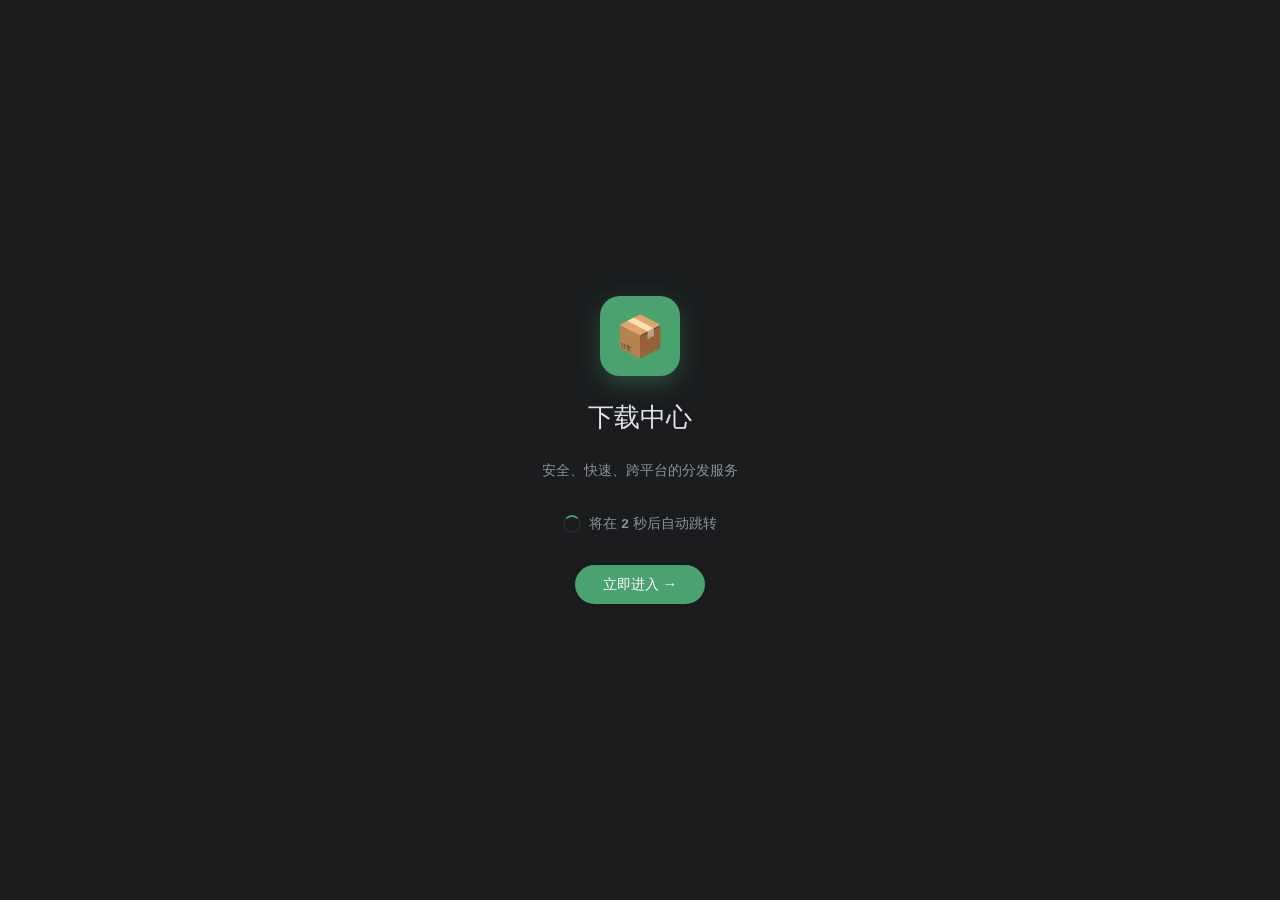
<file: index.html>
<!DOCTYPE html>
<html lang="zh-CN">
<head>
    <meta charset="UTF-8">
    <meta name="viewport" content="width=device-width, initial-scale=1.0">
    <title>下载中心</title>
    <style>
        :root {
            --primary: #4AA26F;
            --on-primary: #ffffff;
            --surface: #1a1c1e;
            --on-surface: #e3e2e6;
            --surface-container: #26282c;
        }

        * { margin: 0; padding: 0; box-sizing: border-box; }

        body {
            font-family: 'Roboto', 'Noto Sans SC', sans-serif;
            display: flex;
            justify-content: center;
            align-items: center;
            height: 100vh;
            margin: 0;
            background: var(--surface);
            color: var(--on-surface);
        }

        .splash {
            text-align: center;
            display: flex;
            flex-direction: column;
            align-items: center;
            gap: 24px;
            animation: fadeIn 0.6s ease;
        }

        @keyframes fadeIn {
            from { opacity: 0; transform: translateY(12px); }
            to   { opacity: 1; transform: translateY(0); }
        }

        .splash__icon {
            width: 80px;
            height: 80px;
            border-radius: 20px;
            background: var(--primary);
            display: flex;
            align-items: center;
            justify-content: center;
            font-size: 40px;
            box-shadow: 0 8px 24px rgba(74, 162, 111, 0.35);
        }

        .splash__title {
            font-size: 1.6rem;
            font-weight: 500;
            color: var(--on-surface);
        }

        .splash__sub {
            font-size: 0.9rem;
            color: #8e9099;
            max-width: 360px;
            line-height: 1.6;
        }

        .splash__countdown {
            display: flex;
            align-items: center;
            gap: 8px;
            font-size: 0.85rem;
            color: #8e9099;
            margin-top: 8px;
        }

        .splash__spinner {
            width: 18px;
            height: 18px;
            border: 2px solid var(--surface-container);
            border-top-color: var(--primary);
            border-radius: 50%;
            animation: spin 0.7s linear infinite;
        }

        @keyframes spin {
            to { transform: rotate(360deg); }
        }

        .splash__link {
            display: inline-block;
            margin-top: 8px;
            padding: 10px 28px;
            border-radius: 24px;
            background: var(--primary);
            color: var(--on-primary);
            font-size: 0.9rem;
            font-weight: 500;
            text-decoration: none;
            transition: filter 0.2s ease, box-shadow 0.2s ease;
        }

        .splash__link:hover {
            filter: brightness(1.1);
            box-shadow: 0 4px 16px rgba(74, 162, 111, 0.4);
        }
    </style>
</head>
<body>
    <div class="splash">
        <div class="splash__icon">📦</div>
        <div class="splash__title">下载中心</div>
        <div class="splash__sub">安全、快速、跨平台的分发服务</div>
        <div class="splash__countdown" id="countdown">
            <div class="splash__spinner"></div>
            <span>将在 <strong id="countdown-num">3</strong> 秒后自动跳转</span>
        </div>
        <a class="splash__link" href="page/index.html">立即进入 →</a>
    </div>

    <script>
        (function () {
            var el = document.getElementById('countdown-num');
            var seconds = 3;
            var timer = setInterval(function () {
                seconds--;
                if (seconds <= 0) {
                    clearInterval(timer);
                    window.location.href = 'page/index.html';
                } else {
                    el.textContent = seconds;
                }
            }, 1000);
        })();
    </script>
</body>
</html>
</file>
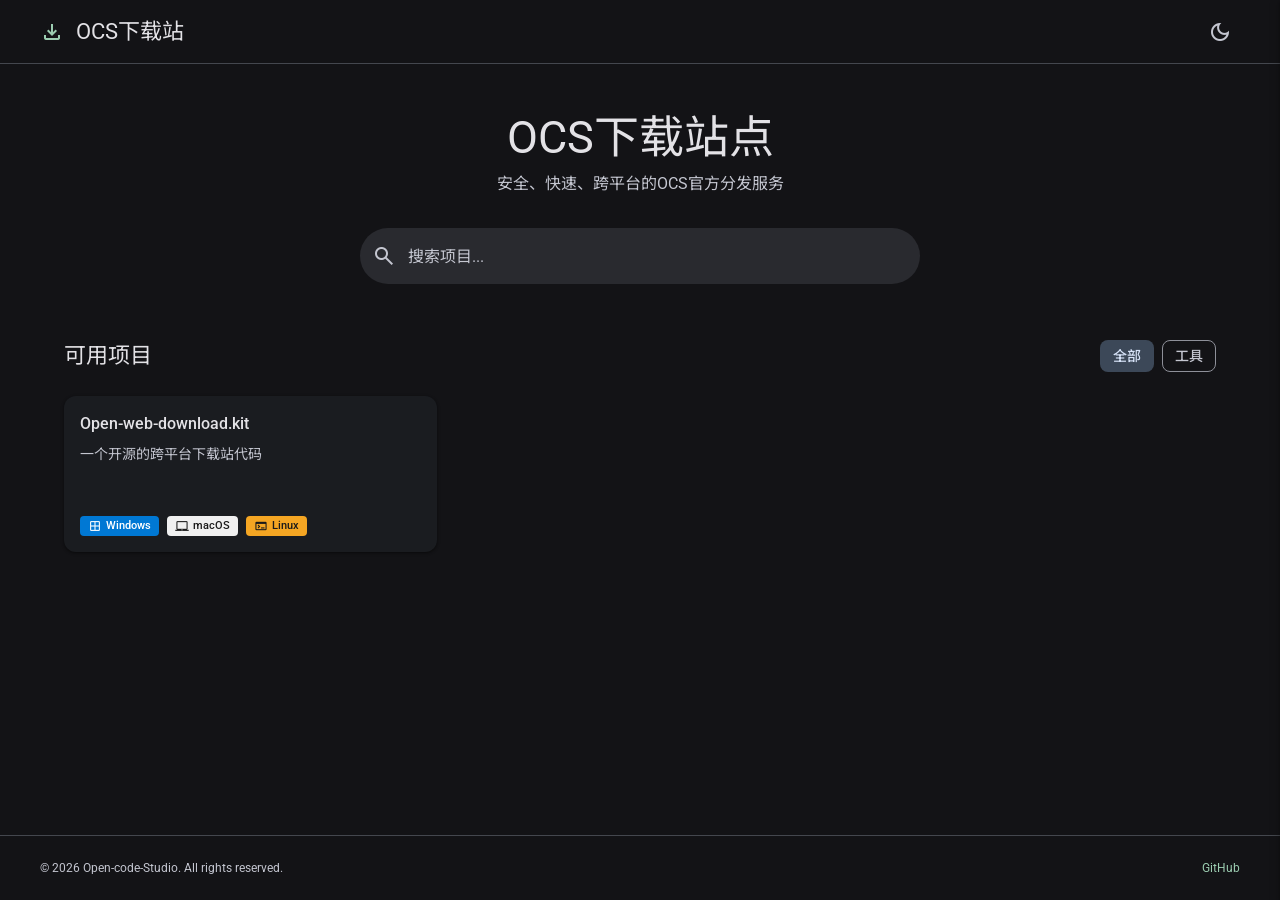
<file: page/index.html>
<!DOCTYPE html>
<html lang="zh-CN" data-theme="dark">
<head>
    <meta charset="UTF-8">
    <meta name="viewport" content="width=device-width, initial-scale=1.0">
    <title>OCS Downloads</title>
    <link rel="stylesheet" href="css/md3.css">
    <link rel="stylesheet" href="css/main.css">
    <link href="https://fonts.googleapis.com/css2?family=Roboto:wght@300;400;500;700&family=Noto+Sans+SC:wght@300;400;500;700&display=swap" rel="stylesheet">
    <link href="https://fonts.googleapis.com/css2?family=Material+Symbols+Outlined:opsz,wght,FILL,GRAD@24,400,0,0" rel="stylesheet">
    <link rel="icon" href="data:image/svg+xml,<svg xmlns='http://www.w3.org/2000/svg' viewBox='0 0 100 100'><text y='.9em' font-size='90'>📦</text></svg>">
</head>
<body>
    <!-- 顶部应用栏 -->
    <header class="md3-top-app-bar">
        <div class="md3-top-app-bar__row">
            <div class="md3-top-app-bar__leading">
                <span class="material-symbols-outlined md3-logo">download</span>
                <h1 class="md3-top-app-bar__title" id="site-name">OCS Downloads</h1>
            </div>
            <div class="md3-top-app-bar__trailing">
                <button class="md3-icon-button" id="theme-toggle" aria-label="切换主题">
                    <span class="material-symbols-outlined">dark_mode</span>
                </button>
            </div>
        </div>
    </header>

    <!-- 主内容 -->
    <main class="md3-main">
        <!-- Hero 区域 -->
        <section class="md3-hero">
            <div class="md3-hero__content">
                <h2 class="md3-display-medium" id="site-desc">OCS 下载中心</h2>
                <p class="md3-body-large md3-on-surface-variant">
                    安全、快速、跨平台的OCS官方分发服务
                </p>
            </div>
            <!-- 搜索栏 -->
            <div class="md3-search">
                <span class="material-symbols-outlined md3-search__icon">search</span>
                <input type="text" class="md3-search__input" placeholder="搜索项目..." id="search-input">
            </div>
        </section>

        <!-- 项目列表 -->
        <section class="md3-section" id="projects-section">
            <div class="md3-section__header">
                <h3 class="md3-title-large">可用项目</h3>
                <div class="md3-filter-chips" id="category-filters">
                    <button class="md3-filter-chip md3-filter-chip--selected" data-category="all">全部</button>
                </div>
            </div>
            <div class="md3-card-grid" id="project-cards">
                <!-- 由 JS 动态渲染 -->
            </div>
        </section>

        <!-- 详情面板（侧边栏式） -->
        <aside class="md3-detail-panel" id="detail-panel">
            <div class="md3-detail-panel__overlay" id="detail-overlay"></div>
            <div class="md3-detail-panel__content">
                <div class="md3-detail-panel__header">
                    <button class="md3-icon-button" id="detail-close" aria-label="关闭">
                        <span class="material-symbols-outlined">close</span>
                    </button>
                </div>
                <div class="md3-detail-panel__body" id="detail-body">
                    <!-- 由 JS 动态渲染 -->
                </div>
            </div>
        </aside>
    </main>

    <!-- 底部 -->
    <footer class="md3-footer">
        <div class="md3-footer__content">
            <p id="footer-copyright">© 2026 OCS</p>
            <nav class="md3-footer__links" id="footer-links"></nav>
        </div>
    </footer>

    <!-- Toast -->
    <div class="md3-snackbar" id="snackbar">
        <span class="md3-snackbar__text"></span>
        <button class="md3-snackbar__action">关闭</button>
    </div>

    <script src="js/config.js"></script>
    <script src="js/main.js"></script>
</body>
</html>
</file>
<file: page/css/md3.css>
/* ============================================
   Material Design 3 设计令牌 (CSS Variables)
   ============================================ */

:root,
[data-theme="light"] {
    /* Primary — #4AA26F */
    --md-sys-color-primary: #4AA26F;
    --md-sys-color-on-primary: #ffffff;
    --md-sys-color-primary-container: #c3efd3;
    --md-sys-color-on-primary-container: #002111;

    /* Secondary */
    --md-sys-color-secondary: #535f70;
    --md-sys-color-on-secondary: #ffffff;
    --md-sys-color-secondary-container: #d7e3f8;
    --md-sys-color-on-secondary-container: #101c2b;

    /* Tertiary */
    --md-sys-color-tertiary: #6b5778;
    --md-sys-color-on-tertiary: #ffffff;
    --md-sys-color-tertiary-container: #f2daff;
    --md-sys-color-on-tertiary-container: #251432;

    /* Error */
    --md-sys-color-error: #ba1a1a;
    --md-sys-color-on-error: #ffffff;
    --md-sys-color-error-container: #ffdad6;
    --md-sys-color-on-error-container: #410002;

    /* Surface */
    --md-sys-color-surface: #f9f9ff;
    --md-sys-color-on-surface: #1a1c20;
    --md-sys-color-surface-variant: #e0e2ec;
    --md-sys-color-on-surface-variant: #44474e;
    --md-sys-color-outline: #74777f;
    --md-sys-color-outline-variant: #c4c6d0;

    /* Surface containers */
    --md-sys-color-surface-container-lowest: #ffffff;
    --md-sys-color-surface-container-low: #f3f3fa;
    --md-sys-color-surface-container: #ededf4;
    --md-sys-color-surface-container-high: #e7e8ee;
    --md-sys-color-surface-container-highest: #e2e2e9;

    --md-sys-color-inverse-surface: #2f3033;
    --md-sys-color-inverse-on-surface: #f1f0f4;
    --md-sys-color-inverse-primary: #4AA26F;

    /* Shadows */
    --md-sys-elevation-0: none;
    --md-sys-elevation-1: 0px 1px 2px 0px rgba(0,0,0,0.3), 0px 1px 3px 1px rgba(0,0,0,0.15);
    --md-sys-elevation-2: 0px 1px 2px 0px rgba(0,0,0,0.3), 0px 2px 6px 2px rgba(0,0,0,0.15);
    --md-sys-elevation-3: 0px 1px 3px 0px rgba(0,0,0,0.3), 0px 4px 8px 3px rgba(0,0,0,0.15);
    --md-sys-elevation-4: 0px 2px 3px 0px rgba(0,0,0,0.3), 0px 6px 10px 4px rgba(0,0,0,0.15);
    --md-sys-elevation-5: 0px 4px 4px 0px rgba(0,0,0,0.3), 0px 8px 12px 6px rgba(0,0,0,0.15);

    --md-sys-scrim: #000000;
}

[data-theme="dark"] {
    --md-sys-color-primary: #7bd9a1;
    --md-sys-color-on-primary: #00391a;
    --md-sys-color-primary-container: #1b5e37;
    --md-sys-color-on-primary-container: #c3efd3;

    --md-sys-color-secondary: #bbc7db;
    --md-sys-color-on-secondary: #253140;
    --md-sys-color-secondary-container: #3c4858;
    --md-sys-color-on-secondary-container: #d7e3f8;

    --md-sys-color-tertiary: #d6bee4;
    --md-sys-color-on-tertiary: #3b2948;
    --md-sys-color-tertiary-container: #523f60;
    --md-sys-color-on-tertiary-container: #f2daff;

    --md-sys-color-error: #ffb4ab;
    --md-sys-color-on-error: #690005;
    --md-sys-color-error-container: #93000a;
    --md-sys-color-on-error-container: #ffdad6;

    --md-sys-color-surface: #131316;
    --md-sys-color-on-surface: #e3e2e6;
    --md-sys-color-surface-variant: #44474e;
    --md-sys-color-on-surface-variant: #c4c6d0;
    --md-sys-color-outline: #8e9099;
    --md-sys-color-outline-variant: #44474e;

    --md-sys-color-surface-container-lowest: #0e0e11;
    --md-sys-color-surface-container-low: #1a1c20;
    --md-sys-color-surface-container: #1e2025;
    --md-sys-color-surface-container-high: #292a2f;
    --md-sys-color-surface-container-highest: #34353a;

    --md-sys-color-inverse-surface: #e3e2e6;
    --md-sys-color-inverse-on-surface: #2f3033;
    --md-sys-color-inverse-primary: #4AA26F;

    --md-sys-elevation-0: none;
    --md-sys-elevation-1: 0px 1px 3px 1px rgba(0,0,0,0.15), 0px 1px 2px 0px rgba(0,0,0,0.3);
    --md-sys-elevation-2: 0px 2px 6px 2px rgba(0,0,0,0.15), 0px 1px 2px 0px rgba(0,0,0,0.3);
    --md-sys-elevation-3: 0px 4px 8px 3px rgba(0,0,0,0.15), 0px 1px 3px 0px rgba(0,0,0,0.3);
    --md-sys-elevation-4: 0px 6px 10px 4px rgba(0,0,0,0.15), 0px 2px 3px 0px rgba(0,0,0,0.3);
    --md-sys-elevation-5: 0px 8px 12px 6px rgba(0,0,0,0.15), 0px 4px 4px 0px rgba(0,0,0,0.3);

    --md-sys-scrim: #000000;
}

/* ============================================
   Typography Scale (MD3)
   ============================================ */
:root {
    --md-sys-typescale-display-large: 400 3.562rem/4rem 'Roboto', 'Noto Sans SC', sans-serif;
    --md-sys-typescale-display-medium: 400 2.812rem/3.25rem 'Roboto', 'Noto Sans SC', sans-serif;
    --md-sys-typescale-display-small: 400 2.25rem/2.75rem 'Roboto', 'Noto Sans SC', sans-serif;
    --md-sys-typescale-headline-large: 400 2rem/2.5rem 'Roboto', 'Noto Sans SC', sans-serif;
    --md-sys-typescale-headline-medium: 400 1.75rem/2.25rem 'Roboto', 'Noto Sans SC', sans-serif;
    --md-sys-typescale-headline-small: 400 1.5rem/2rem 'Roboto', 'Noto Sans SC', sans-serif;
    --md-sys-typescale-title-large: 400 1.375rem/1.75rem 'Roboto', 'Noto Sans SC', sans-serif;
    --md-sys-typescale-title-medium: 500 1rem/1.5rem 'Roboto', 'Noto Sans SC', sans-serif;
    --md-sys-typescale-title-small: 500 0.875rem/1.25rem 'Roboto', 'Noto Sans SC', sans-serif;
    --md-sys-typescale-body-large: 400 1rem/1.5rem 'Roboto', 'Noto Sans SC', sans-serif;
    --md-sys-typescale-body-medium: 400 0.875rem/1.25rem 'Roboto', 'Noto Sans SC', sans-serif;
    --md-sys-typescale-body-small: 400 0.75rem/1rem 'Roboto', 'Noto Sans SC', sans-serif;
    --md-sys-typescale-label-large: 500 0.875rem/1.25rem 'Roboto', 'Noto Sans SC', sans-serif;
    --md-sys-typescale-label-medium: 500 0.75rem/1rem 'Roboto', 'Noto Sans SC', sans-serif;
    --md-sys-typescale-label-small: 500 0.6875rem/1rem 'Roboto', 'Noto Sans SC', sans-serif;
}

/* ============================================
   Shape / Motion
   ============================================ */
:root {
    --md-sys-shape-extra-small: 4px;
    --md-sys-shape-small: 8px;
    --md-sys-shape-medium: 12px;
    --md-sys-shape-large: 16px;
    --md-sys-shape-extra-large: 24px;
    --md-sys-shape-full: 9999px;

    --md-sys-motion-duration-short: 200ms;
    --md-sys-motion-duration-medium: 300ms;
    --md-sys-motion-duration-long: 500ms;
    --md-sys-motion-easing-standard: cubic-bezier(0.2, 0.0, 0, 1.0);
    --md-sys-motion-easing-emphasized: cubic-bezier(0.05, 0.7, 0.1, 1.0);
}

/* ============================================
   Reset & Base
   ============================================ */
*, *::before, *::after {
    box-sizing: border-box;
    margin: 0;
    padding: 0;
}

html {
    -webkit-text-size-adjust: 100%;
    scroll-behavior: smooth;
}

body {
    font: var(--md-sys-typescale-body-large);
    background-color: var(--md-sys-color-surface);
    color: var(--md-sys-color-on-surface);
    min-height: 100vh;
    display: flex;
    flex-direction: column;
    transition: background-color var(--md-sys-motion-duration-medium) var(--md-sys-motion-easing-standard),
                color var(--md-sys-motion-duration-medium) var(--md-sys-motion-easing-standard);
}

a { color: var(--md-sys-color-primary); text-decoration: none; }
a:hover { text-decoration: underline; }
img { max-width: 100%; display: block; }

/* ============================================
   Top App Bar
   ============================================ */
.md3-top-app-bar {
    position: sticky;
    top: 0;
    z-index: 10;
    background-color: var(--md-sys-color-surface);
    padding: 0 16px;
    height: 64px;
}

.md3-top-app-bar::after {
    content: '';
    position: absolute;
    bottom: 0;
    left: 0;
    right: 0;
    height: 1px;
    background-color: var(--md-sys-color-outline-variant);
}

.md3-top-app-bar__row {
    display: flex;
    align-items: center;
    height: 64px;
    max-width: 1200px;
    margin: 0 auto;
}

.md3-top-app-bar__leading {
    display: flex;
    align-items: center;
    gap: 12px;
    flex: 1;
}

.md3-logo {
    font-size: 28px;
    color: var(--md-sys-color-primary);
    font-variation-settings: 'FILL' 1;
}

.md3-top-app-bar__title {
    font: var(--md-sys-typescale-title-large);
    color: var(--md-sys-color-on-surface);
}

.md3-top-app-bar__trailing {
    display: flex;
    align-items: center;
    gap: 4px;
}

/* ============================================
   Icon Button
   ============================================ */
.md3-icon-button {
    width: 40px;
    height: 40px;
    border-radius: var(--md-sys-shape-full);
    border: none;
    background: transparent;
    color: var(--md-sys-color-on-surface-variant);
    cursor: pointer;
    display: flex;
    align-items: center;
    justify-content: center;
    transition: background-color var(--md-sys-motion-duration-short) var(--md-sys-motion-easing-standard),
                color var(--md-sys-motion-duration-short) var(--md-sys-motion-easing-standard);
}

.md3-icon-button:hover {
    background-color: var(--md-sys-color-surface-container-highest);
    color: var(--md-sys-color-on-surface);
}

.md3-icon-button:active {
    background-color: var(--md-sys-color-surface-container-highest);
}

.md3-icon-button .material-symbols-outlined {
    font-size: 24px;
}

/* ============================================
   Main Content
   ============================================ */
.md3-main {
    flex: 1;
    max-width: 1200px;
    width: 100%;
    margin: 0 auto;
    padding: 0 24px;
}

/* ============================================
   Hero Section
   ============================================ */
.md3-hero {
    padding: 48px 0 32px;
    text-align: center;
}

.md3-hero__content {
    margin-bottom: 32px;
}

.md3-display-medium {
    font: var(--md-sys-typescale-display-medium);
    color: var(--md-sys-color-on-surface);
    margin-bottom: 8px;
}

.md3-body-large {
    font: var(--md-sys-typescale-body-large);
}

.md3-on-surface-variant {
    color: var(--md-sys-color-on-surface-variant);
}

/* ============================================
   Search Bar
   ============================================ */
.md3-search {
    position: relative;
    max-width: 560px;
    margin: 0 auto;
}

.md3-search__icon {
    position: absolute;
    left: 12px;
    top: 50%;
    transform: translateY(-50%);
    color: var(--md-sys-color-on-surface-variant);
    font-size: 24px;
    pointer-events: none;
}

.md3-search__input {
    width: 100%;
    height: 56px;
    padding: 0 16px 0 48px;
    font: var(--md-sys-typescale-body-large);
    background-color: var(--md-sys-color-surface-container-high);
    color: var(--md-sys-color-on-surface);
    border: none;
    border-radius: var(--md-sys-shape-full);
    outline: none;
    transition: background-color var(--md-sys-motion-duration-short) var(--md-sys-motion-easing-standard),
                box-shadow var(--md-sys-motion-duration-short) var(--md-sys-motion-easing-standard);
}

.md3-search__input::placeholder {
    color: var(--md-sys-color-on-surface-variant);
}

.md3-search__input:hover {
    background-color: var(--md-sys-color-surface-container-highest);
}

.md3-search__input:focus {
    background-color: var(--md-sys-color-surface-container-highest);
    box-shadow: inset 0 0 0 2px var(--md-sys-color-primary);
}

/* ============================================
   Section
   ============================================ */
.md3-section {
    padding: 24px 0 48px;
}

.md3-section__header {
    display: flex;
    align-items: center;
    justify-content: space-between;
    flex-wrap: wrap;
    gap: 12px;
    margin-bottom: 24px;
}

.md3-title-large {
    font: var(--md-sys-typescale-title-large);
    color: var(--md-sys-color-on-surface);
}

/* ============================================
   Filter Chips
   ============================================ */
.md3-filter-chips {
    display: flex;
    gap: 8px;
    flex-wrap: wrap;
}

.md3-filter-chip {
    height: 32px;
    padding: 0 12px;
    font: var(--md-sys-typescale-label-large);
    border: 1px solid var(--md-sys-color-outline);
    border-radius: var(--md-sys-shape-small);
    background: transparent;
    color: var(--md-sys-color-on-surface-variant);
    cursor: pointer;
    transition: all var(--md-sys-motion-duration-short) var(--md-sys-motion-easing-standard);
    white-space: nowrap;
}

.md3-filter-chip:hover {
    background-color: var(--md-sys-color-surface-container-high);
}

.md3-filter-chip--selected {
    background-color: var(--md-sys-color-secondary-container);
    color: var(--md-sys-color-on-secondary-container);
    border-color: transparent;
}

/* ============================================
   Card Grid
   ============================================ */
.md3-card-grid {
    display: grid;
    grid-template-columns: repeat(auto-fill, minmax(300px, 1fr));
    gap: 16px;
}

/* ============================================
   MD3 Card
   ============================================ */
.md3-card {
    background-color: var(--md-sys-color-surface-container-low);
    border-radius: var(--md-sys-shape-medium);
    overflow: hidden;
    cursor: pointer;
    transition: background-color var(--md-sys-motion-duration-short) var(--md-sys-motion-easing-standard),
                box-shadow var(--md-sys-motion-duration-short) var(--md-sys-motion-easing-standard);
    box-shadow: var(--md-sys-elevation-1);
}

.md3-card:hover {
    background-color: var(--md-sys-color-surface-container-high);
    box-shadow: var(--md-sys-elevation-2);
}

.md3-card:active {
    box-shadow: var(--md-sys-elevation-1);
}

.md3-card__content {
    padding: 16px;
    display: flex;
    flex-direction: column;
    gap: 8px;
    height: 100%;
}

.md3-card__headline {
    font: var(--md-sys-typescale-title-medium);
    color: var(--md-sys-color-on-surface);
}

.md3-card__subhead {
    font: var(--md-sys-typescale-body-medium);
    color: var(--md-sys-color-on-surface-variant);
    display: -webkit-box;
    -webkit-line-clamp: 2;
    -webkit-box-orient: vertical;
    overflow: hidden;
}

.md3-card__meta {
    display: flex;
    flex-wrap: wrap;
    gap: 8px;
    margin-top: auto;
}

.md3-card__badge {
    display: inline-flex;
    align-items: center;
    gap: 4px;
    padding: 2px 8px;
    font: var(--md-sys-typescale-label-small);
    border-radius: var(--md-sys-shape-extra-small);
    background-color: var(--md-sys-color-primary-container);
    color: var(--md-sys-color-on-primary-container);
}

.md3-card__badge .material-symbols-outlined {
    font-size: 14px;
}

.md3-card__actions {
    display: flex;
    justify-content: space-between;
    align-items: center;
    padding: 0 16px 12px;
    gap: 8px;
}

.md3-card__version {
    font: var(--md-sys-typescale-label-medium);
    color: var(--md-sys-color-on-surface-variant);
}

/* ============================================
   Buttons
   ============================================ */
.md3-button {
    display: inline-flex;
    align-items: center;
    justify-content: center;
    gap: 8px;
    height: 40px;
    padding: 0 24px;
    border: none;
    border-radius: var(--md-sys-shape-full);
    font: var(--md-sys-typescale-label-large);
    cursor: pointer;
    transition: all var(--md-sys-motion-duration-short) var(--md-sys-motion-easing-standard);
    white-space: nowrap;
}

.md3-button--filled {
    background-color: var(--md-sys-color-primary);
    color: var(--md-sys-color-on-primary);
    box-shadow: var(--md-sys-elevation-0);
}

.md3-button--filled:hover {
    box-shadow: var(--md-sys-elevation-1);
    filter: brightness(1.08);
}

.md3-button--filled:active {
    filter: brightness(0.92);
}

.md3-button--tonal {
    background-color: var(--md-sys-color-secondary-container);
    color: var(--md-sys-color-on-secondary-container);
}

.md3-button--tonal:hover {
    filter: brightness(1.05);
    box-shadow: var(--md-sys-elevation-1);
}

.md3-button--outlined {
    background: transparent;
    border: 1px solid var(--md-sys-color-outline);
    color: var(--md-sys-color-primary);
}

.md3-button--outlined:hover {
    background-color: var(--md-sys-color-primary);
    color: var(--md-sys-color-on-primary);
    border-color: transparent;
}

.md3-button--small {
    height: 32px;
    padding: 0 12px;
    font: var(--md-sys-typescale-label-medium);
}

.md3-button .material-symbols-outlined {
    font-size: 18px;
}

/* ============================================
   Detail Panel (Side Sheet)
   ============================================ */
.md3-detail-panel {
    position: fixed;
    top: 0;
    right: 0;
    bottom: 0;
    z-index: 100;
    pointer-events: none;
}

.md3-detail-panel--open {
    pointer-events: all;
}

.md3-detail-panel__overlay {
    position: fixed;
    inset: 0;
    background-color: var(--md-sys-scrim);
    opacity: 0;
    transition: opacity var(--md-sys-motion-duration-medium) var(--md-sys-motion-easing-standard);
}

.md3-detail-panel--open .md3-detail-panel__overlay {
    opacity: 0.5;
}

.md3-detail-panel__content {
    position: fixed;
    top: 0;
    right: 0;
    bottom: 0;
    width: 100%;
    max-width: 480px;
    background-color: var(--md-sys-color-surface);
    transform: translateX(100%);
    transition: transform var(--md-sys-motion-duration-long) var(--md-sys-motion-easing-emphasized);
    display: flex;
    flex-direction: column;
    box-shadow: var(--md-sys-elevation-3);
}

.md3-detail-panel--open .md3-detail-panel__content {
    transform: translateX(0);
}

.md3-detail-panel__header {
    display: flex;
    justify-content: flex-start;
    padding: 12px;
    border-bottom: 1px solid var(--md-sys-color-outline-variant);
}

.md3-detail-panel__body {
    flex: 1;
    overflow-y: auto;
    padding: 24px;
}

/* ============================================
   Detail Download List
   ============================================ */
.md3-detail-project-name {
    font: var(--md-sys-typescale-headline-small);
    margin-bottom: 4px;
}

.md3-detail-project-desc {
    font: var(--md-sys-typescale-body-medium);
    color: var(--md-sys-color-on-surface-variant);
    margin-bottom: 8px;
}

.md3-detail-meta {
    display: flex;
    flex-wrap: wrap;
    gap: 6px;
    margin-bottom: 24px;
}

.md3-detail-meta .md3-card__badge {
    font-size: 12px;
}

.md3-detail-section-title {
    font: var(--md-sys-typescale-title-medium);
    margin-bottom: 12px;
}

.md3-download-list {
    display: flex;
    flex-direction: column;
    gap: 8px;
    margin-bottom: 24px;
}

.md3-download-item {
    display: flex;
    align-items: center;
    gap: 12px;
    padding: 8px 12px;
    border-radius: var(--md-sys-shape-small);
    background-color: var(--md-sys-color-surface-container-low);
    transition: background-color var(--md-sys-motion-duration-short) var(--md-sys-motion-easing-standard);
}

.md3-download-item:hover {
    background-color: var(--md-sys-color-surface-container-high);
}

.md3-download-item__info {
    flex: 1;
    min-width: 0;
}

.md3-download-item__name {
    font: var(--md-sys-typescale-label-large);
    overflow: hidden;
    text-overflow: ellipsis;
    white-space: nowrap;
}

.md3-download-item__size {
    font: var(--md-sys-typescale-body-small);
    color: var(--md-sys-color-on-surface-variant);
}

.md3-download-item__actions {
    display: flex;
    gap: 4px;
    flex-shrink: 0;
}

/* ============================================
   Changelog
   ============================================ */
.md3-changelog {
    list-style: none;
    display: flex;
    flex-direction: column;
    gap: 16px;
}

.md3-changelog-item__header {
    font: var(--md-sys-typescale-label-large);
    color: var(--md-sys-color-primary);
    margin-bottom: 4px;
}

.md3-changelog-item__list {
    list-style: disc;
    padding-left: 20px;
}

.md3-changelog-item__list li {
    font: var(--md-sys-typescale-body-medium);
    color: var(--md-sys-color-on-surface-variant);
    margin-bottom: 2px;
}

/* ============================================
   Footer
   ============================================ */
.md3-footer {
    border-top: 1px solid var(--md-sys-color-outline-variant);
    margin-top: auto;
    padding: 24px;
}

.md3-footer__content {
    max-width: 1200px;
    margin: 0 auto;
    display: flex;
    flex-wrap: wrap;
    justify-content: space-between;
    align-items: center;
    gap: 12px;
    font: var(--md-sys-typescale-body-small);
    color: var(--md-sys-color-on-surface-variant);
}

.md3-footer__links {
    display: flex;
    gap: 16px;
}

/* ============================================
   Snackbar / Toast
   ============================================ */
.md3-snackbar {
    position: fixed;
    bottom: 24px;
    left: 50%;
    transform: translateX(-50%) translateY(100px);
    background-color: var(--md-sys-color-inverse-surface);
    color: var(--md-sys-color-inverse-on-surface);
    padding: 14px 16px;
    border-radius: var(--md-sys-shape-extra-small);
    display: flex;
    align-items: center;
    gap: 16px;
    box-shadow: var(--md-sys-elevation-3);
    z-index: 200;
    max-width: 90vw;
    transition: transform var(--md-sys-motion-duration-medium) var(--md-sys-motion-easing-emphasized);
    font: var(--md-sys-typescale-body-medium);
}

.md3-snackbar--visible {
    transform: translateX(-50%) translateY(0);
}

.md3-snackbar__action {
    background: none;
    border: none;
    color: var(--md-sys-color-inverse-primary);
    font: var(--md-sys-typescale-label-large);
    cursor: pointer;
    flex-shrink: 0;
}

/* ============================================
   Empty State
   ============================================ */
.md3-empty-state {
    text-align: center;
    padding: 64px 24px;
    color: var(--md-sys-color-on-surface-variant);
}

.md3-empty-state .material-symbols-outlined {
    font-size: 64px;
    margin-bottom: 16px;
    opacity: 0.4;
}

.md3-empty-state__title {
    font: var(--md-sys-typescale-title-large);
    margin-bottom: 8px;
}

.md3-empty-state__desc {
    font: var(--md-sys-typescale-body-medium);
}

/* ============================================
   Responsive
   ============================================ */
@media (max-width: 600px) {
    .md3-hero {
        padding: 32px 0 24px;
    }

    .md3-card-grid {
        grid-template-columns: 1fr;
    }

    .md3-detail-panel__content {
        max-width: 100%;
    }

    .md3-section__header {
        flex-direction: column;
        align-items: flex-start;
    }

    .md3-footer__content {
        flex-direction: column;
        text-align: center;
    }

    .md3-display-medium {
        font-size: 2rem;
        line-height: 2.5rem;
    }
}
</file>
<file: page/css/main.css>
/* ============================================
   Main Site Styles (non-design-system overrides)
   ============================================ */

/* Smooth page transitions */
.md3-card-grid {
    animation: fadeInUp var(--md-sys-motion-duration-medium) var(--md-sys-motion-easing-standard);
}

@keyframes fadeInUp {
    from {
        opacity: 0;
        transform: translateY(16px);
    }
    to {
        opacity: 1;
        transform: translateY(0);
    }
}

/* Search clear button */
.md3-search__clear {
    position: absolute;
    right: 8px;
    top: 50%;
    transform: translateY(-50%);
    background: none;
    border: none;
    color: var(--md-sys-color-on-surface-variant);
    cursor: pointer;
    display: none;
    padding: 4px;
    border-radius: var(--md-sys-shape-full);
}

.md3-search__clear:hover {
    background-color: var(--md-sys-color-surface-container-highest);
}

.md3-search__clear.visible {
    display: flex;
    align-items: center;
    justify-content: center;
}

/* Detail panel scrollbar */
.md3-detail-panel__body::-webkit-scrollbar {
    width: 6px;
}

.md3-detail-panel__body::-webkit-scrollbar-track {
    background: transparent;
}

.md3-detail-panel__body::-webkit-scrollbar-thumb {
    background-color: var(--md-sys-color-outline-variant);
    border-radius: 3px;
}

/* Click ripple effect */
.md3-ripple {
    position: relative;
    overflow: hidden;
}

.md3-ripple-effect {
    position: absolute;
    border-radius: 50%;
    background-color: rgba(255, 255, 255, 0.2);
    transform: scale(0);
    animation: ripple 0.6s linear;
    pointer-events: none;
}

[data-theme="light"] .md3-ripple-effect {
    background-color: rgba(0, 0, 0, 0.1);
}

@keyframes ripple {
    to {
        transform: scale(4);
        opacity: 0;
    }
}

/* Loading skeleton */
.md3-skeleton {
    background: linear-gradient(
        90deg,
        var(--md-sys-color-surface-container) 25%,
        var(--md-sys-color-surface-container-high) 50%,
        var(--md-sys-color-surface-container) 75%
    );
    background-size: 200% 100%;
    animation: shimmer 1.5s infinite;
    border-radius: var(--md-sys-shape-extra-small);
}

@keyframes shimmer {
    0% { background-position: 200% 0; }
    100% { background-position: -200% 0; }
}

/* Platform badge colors */
.md3-badge--windows { background-color: #0078d4; color: #fff; }
.md3-badge--macos { background-color: #333; color: #fff; }
.md3-badge--linux { background-color: #f5a623; color: #1a1a1a; }

[data-theme="dark"] .md3-badge--macos { background-color: #f0f0f0; color: #1a1a1a; }
</file>
